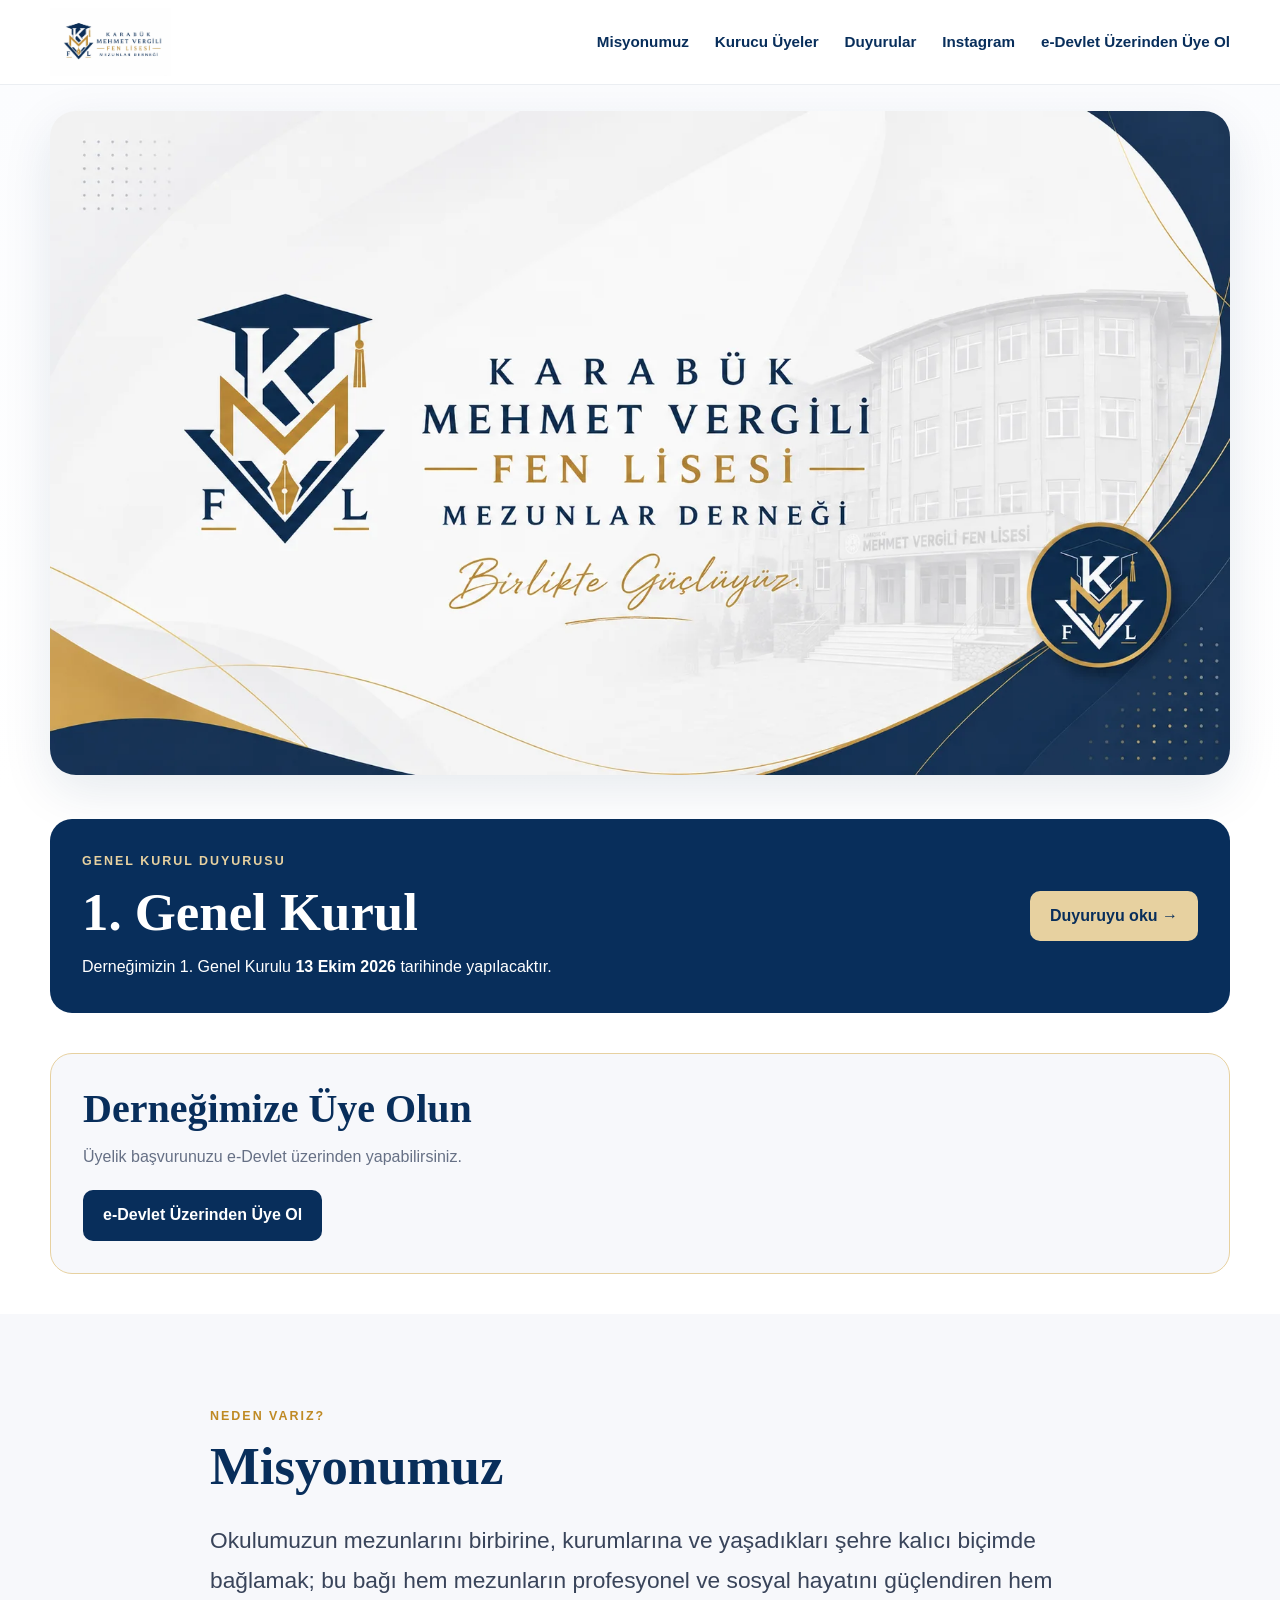
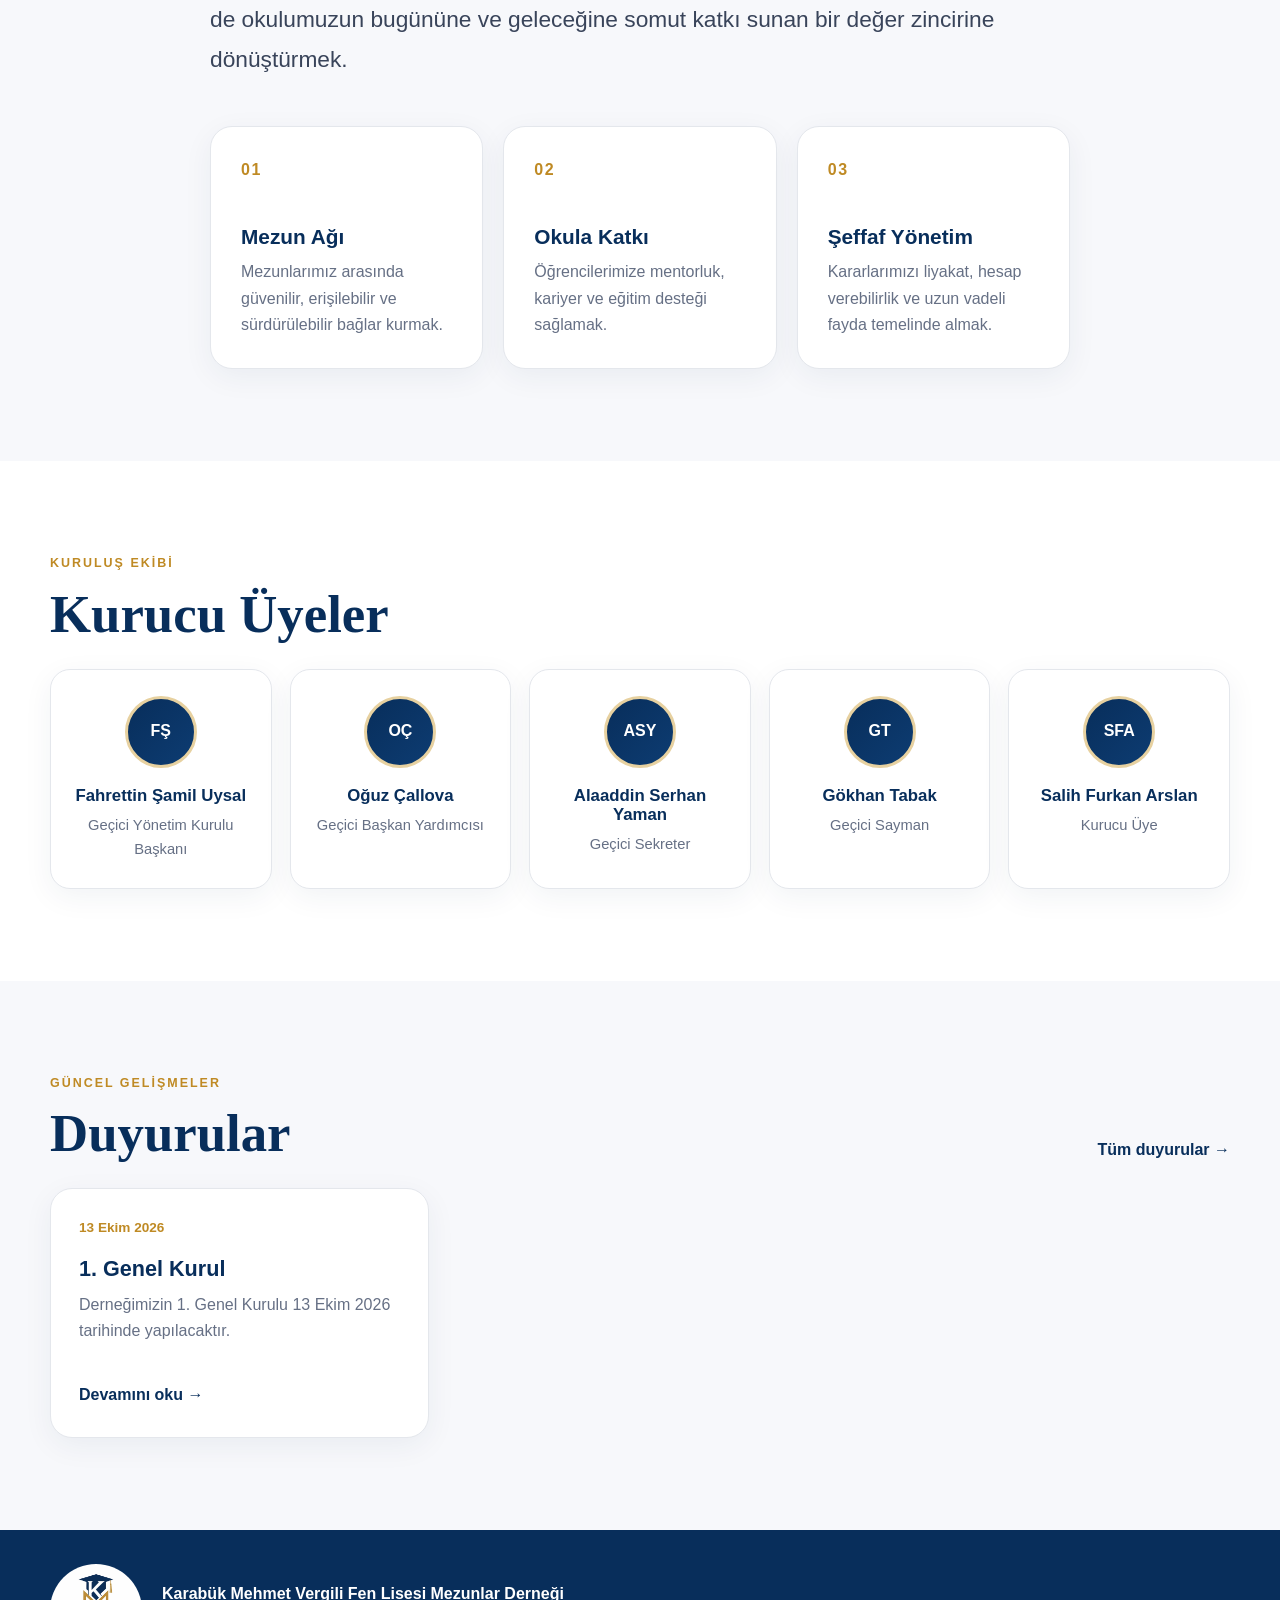
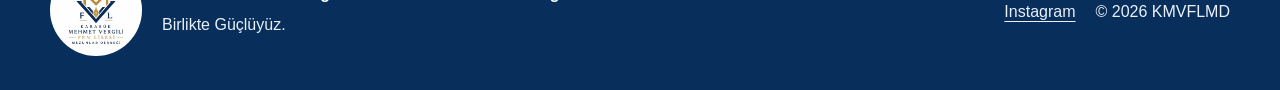
<file: public/index.html>
<!doctype html>
<html lang="tr">
<head>
  <meta charset="utf-8">
  <meta name="viewport" content="width=device-width, initial-scale=1">
  <meta name="description" content="Karabük Mehmet Vergili Fen Lisesi Mezunlar Derneği resmi internet sitesi.">
  <meta name="theme-color" content="#082e5b">
  <title>KMVFLMD | Karabük Mehmet Vergili Fen Lisesi Mezunlar Derneği</title>
  <link rel="icon" href="assets/images/logo-kare.webp" type="image/webp">
  <link rel="stylesheet" href="assets/css/style.css?v=3">
  <script src="assets/js/app.js" defer></script>
</head>
<body>
  <a class="skip-link" href="#icerik">İçeriğe geç</a>

  <header class="site-header" id="anasayfa">
    <div class="container header-inner">
      <a class="brand" href="#anasayfa" aria-label="KMVFLMD ana sayfa">
        <img src="assets/images/logo-yatay.webp" alt="Karabük Mehmet Vergili Fen Lisesi Mezunlar Derneği" width="420" height="236">
      </a>
      <button class="menu-toggle" type="button" aria-expanded="false" aria-controls="main-menu">Menü</button>
      <nav id="main-menu" class="main-nav" aria-label="Ana menü">
        <a href="#misyon">Misyonumuz</a>
        <a href="#kurucular">Kurucu Üyeler</a>
        <a href="#duyurular">Duyurular</a>
        <a href="https://www.instagram.com/kmvfl_mezunlar_dernegi?stkn=ZzRjZWhxMWczZGdn" target="_blank" rel="noopener noreferrer">Instagram</a>
        <a href="https://www.turkiye.gov.tr/icisleri-dernek-uyelik-basvurusu" target="_blank" rel="noopener noreferrer">e-Devlet Üzerinden Üye Ol</a>
      </nav>
    </div>
  </header>

  <main id="icerik">
    <section class="hero" aria-labelledby="hero-title">
      <div class="container">
        <h1 id="hero-title" class="sr-only">Karabük Mehmet Vergili Fen Lisesi Mezunlar Derneği</h1>
        <picture>
          <source srcset="assets/images/kapak.webp" type="image/webp">
          <img src="assets/images/kapak.webp" alt="Karabük Mehmet Vergili Fen Lisesi Mezunlar Derneği — Birlikte Güçlüyüz" width="1672" height="941" fetchpriority="high">
        </picture>
      </div>
    </section>

    <section class="assembly-banner" aria-labelledby="assembly-title">
      <div class="container assembly-inner">
        <div>
          <p class="eyebrow">Genel Kurul Duyurusu</p>
          <h2 id="assembly-title">1. Genel Kurul</h2>
          <p>Derneğimizin 1. Genel Kurulu <time datetime="2026-10-13">13 Ekim 2026</time> tarihinde yapılacaktır.</p>
        </div>
        <a class="assembly-link" href="duyuru.html?slug=1-genel-kurul">Duyuruyu oku →</a>
      </div>
    </section>

    <section class="membership" aria-labelledby="membership-title">
      <div class="container membership-inner">
        <h2 id="membership-title">Derneğimize Üye Olun</h2>
        <p>Üyelik başvurunuzu e-Devlet üzerinden yapabilirsiniz.</p>
        <a class="membership-link" href="https://www.turkiye.gov.tr/icisleri-dernek-uyelik-basvurusu" target="_blank" rel="noopener noreferrer">e-Devlet Üzerinden Üye Ol</a>
      </div>
    </section>

    <section class="section mission" id="misyon">
      <div class="container narrow">
        <p class="eyebrow">Neden varız?</p>
        <h2>Misyonumuz</h2>
        <p class="lead">Okulumuzun mezunlarını birbirine, kurumlarına ve yaşadıkları şehre kalıcı biçimde bağlamak; bu bağı hem mezunların profesyonel ve sosyal hayatını güçlendiren hem de okulumuzun bugününe ve geleceğine somut katkı sunan bir değer zincirine dönüştürmek.</p>

        <div class="mission-grid">
          <article>
            <span aria-hidden="true">01</span>
            <h3>Mezun Ağı</h3>
            <p>Mezunlarımız arasında güvenilir, erişilebilir ve sürdürülebilir bağlar kurmak.</p>
          </article>
          <article>
            <span aria-hidden="true">02</span>
            <h3>Okula Katkı</h3>
            <p>Öğrencilerimize mentorluk, kariyer ve eğitim desteği sağlamak.</p>
          </article>
          <article>
            <span aria-hidden="true">03</span>
            <h3>Şeffaf Yönetim</h3>
            <p>Kararlarımızı liyakat, hesap verebilirlik ve uzun vadeli fayda temelinde almak.</p>
          </article>
        </div>
      </div>
    </section>

    <section class="section founders" id="kurucular">
      <div class="container">
        <p class="eyebrow">Kuruluş ekibi</p>
        <h2>Kurucu Üyeler</h2>
        <div class="founder-grid">
          <article class="person-card">
            <div class="avatar" aria-hidden="true">FŞ</div>
            <h3>Fahrettin Şamil Uysal</h3>
            <p>Geçici Yönetim Kurulu Başkanı</p>
          </article>
          <article class="person-card">
            <div class="avatar" aria-hidden="true">OÇ</div>
            <h3>Oğuz Çallova</h3>
            <p>Geçici Başkan Yardımcısı</p>
          </article>
          <article class="person-card">
            <div class="avatar" aria-hidden="true">ASY</div>
            <h3>Alaaddin Serhan Yaman</h3>
            <p>Geçici Sekreter</p>
          </article>
          <article class="person-card">
            <div class="avatar" aria-hidden="true">GT</div>
            <h3>Gökhan Tabak</h3>
            <p>Geçici Sayman</p>
          </article>
          <article class="person-card">
            <div class="avatar" aria-hidden="true">SFA</div>
            <h3>Salih Furkan Arslan</h3>
            <p>Kurucu Üye</p>
          </article>
        </div>
      </div>
    </section>

    <section class="section announcements" id="duyurular">
      <div class="container">
        <div class="section-heading-row">
          <div>
            <p class="eyebrow">Güncel gelişmeler</p>
            <h2>Duyurular</h2>
          </div>
          <a class="text-link" href="duyurular.html">Tüm duyurular →</a>
        </div>
        <div id="announcement-list" class="announcement-grid" aria-live="polite">
          <p class="loading">Duyurular yükleniyor…</p>
        </div>
      </div>
    </section>
  </main>

  <footer class="site-footer">
    <div class="container footer-inner">
      <img src="assets/images/logo-kare.webp" alt="KMVFLMD amblemi" width="92" height="92" loading="lazy">
      <div>
        <strong>Karabük Mehmet Vergili Fen Lisesi Mezunlar Derneği</strong>
        <p>Birlikte Güçlüyüz.</p>
      </div>
      <p class="footer-social"><a href="https://www.instagram.com/kmvfl_mezunlar_dernegi?stkn=ZzRjZWhxMWczZGdn" target="_blank" rel="noopener noreferrer">Instagram</a></p>
      <p class="copyright">© <span data-current-year></span> KMVFLMD</p>
    </div>
  </footer>
</body>
</html>
</file>
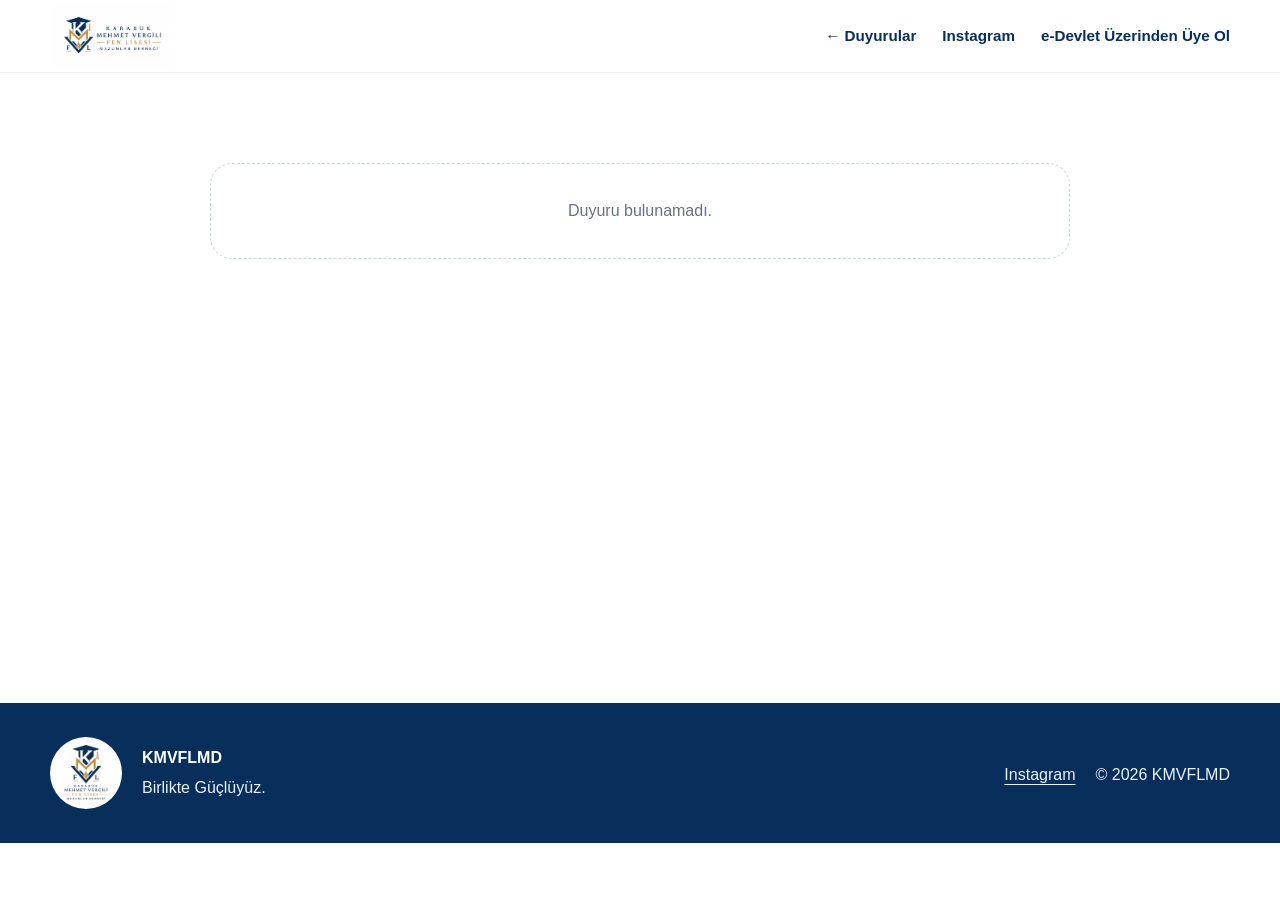
<file: public/duyuru.html>
<!doctype html>
<html lang="tr">
<head>
  <meta charset="utf-8">
  <meta name="viewport" content="width=device-width, initial-scale=1">
  <meta name="description" content="KMVFLMD duyuru detayı.">
  <title>Duyuru | KMVFLMD</title>
  <link rel="icon" href="assets/images/logo-kare.webp" type="image/webp">
  <link rel="stylesheet" href="assets/css/style.css?v=3">
  <script src="assets/js/app.js" defer></script>
</head>
<body>
  <header class="site-header compact">
    <div class="container header-inner">
      <a class="brand" href="index.html" aria-label="Ana sayfa">
        <img src="assets/images/logo-yatay.webp" alt="KMVFLMD" width="360" height="203">
      </a>
      <button class="menu-toggle" type="button" aria-expanded="false" aria-controls="main-menu">Menü</button>
      <nav id="main-menu" class="main-nav" aria-label="Ana menü">
        <a href="duyurular.html">← Duyurular</a>
        <a href="https://www.instagram.com/kmvfl_mezunlar_dernegi?stkn=ZzRjZWhxMWczZGdn" target="_blank" rel="noopener noreferrer">Instagram</a>
        <a href="https://www.turkiye.gov.tr/icisleri-dernek-uyelik-basvurusu" target="_blank" rel="noopener noreferrer">e-Devlet Üzerinden Üye Ol</a>
      </nav>
    </div>
  </header>
  <main class="page-main">
    <article id="announcement-detail" class="announcement-detail container narrow">
      <p class="loading">Duyuru yükleniyor…</p>
    </article>
  </main>
  <footer class="site-footer">
    <div class="container footer-inner">
      <img src="assets/images/logo-kare.webp" alt="KMVFLMD amblemi" width="72" height="72">
      <div><strong>KMVFLMD</strong><p>Birlikte Güçlüyüz.</p></div>
      <p class="footer-social"><a href="https://www.instagram.com/kmvfl_mezunlar_dernegi?stkn=ZzRjZWhxMWczZGdn" target="_blank" rel="noopener noreferrer">Instagram</a></p>
      <p class="copyright">© <span data-current-year></span> KMVFLMD</p>
    </div>
  </footer>
</body>
</html>
</file>
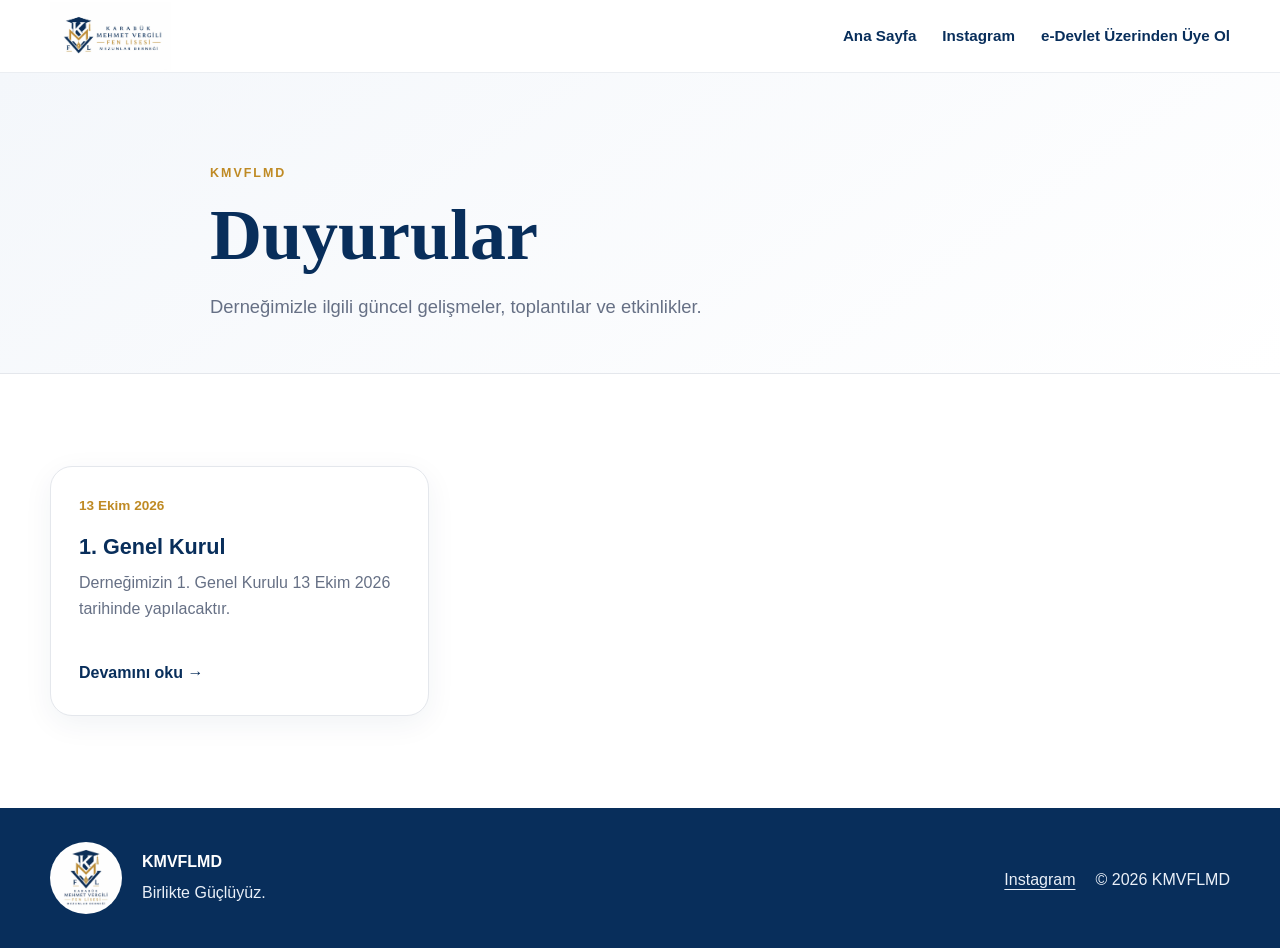
<file: public/duyurular.html>
<!doctype html>
<html lang="tr">
<head>
  <meta charset="utf-8">
  <meta name="viewport" content="width=device-width, initial-scale=1">
  <meta name="description" content="Karabük Mehmet Vergili Fen Lisesi Mezunlar Derneği duyuruları.">
  <title>Duyurular | KMVFLMD</title>
  <link rel="icon" href="assets/images/logo-kare.webp" type="image/webp">
  <link rel="stylesheet" href="assets/css/style.css?v=3">
  <script src="assets/js/app.js" defer></script>
</head>
<body>
  <header class="site-header compact">
    <div class="container header-inner">
      <a class="brand" href="index.html" aria-label="Ana sayfa">
        <img src="assets/images/logo-yatay.webp" alt="KMVFLMD" width="360" height="203">
      </a>
      <button class="menu-toggle" type="button" aria-expanded="false" aria-controls="main-menu">Menü</button>
      <nav id="main-menu" class="main-nav" aria-label="Sayfa menüsü">
        <a href="index.html">Ana Sayfa</a>
        <a href="https://www.instagram.com/kmvfl_mezunlar_dernegi?stkn=ZzRjZWhxMWczZGdn" target="_blank" rel="noopener noreferrer">Instagram</a>
        <a href="https://www.turkiye.gov.tr/icisleri-dernek-uyelik-basvurusu" target="_blank" rel="noopener noreferrer">e-Devlet Üzerinden Üye Ol</a>
      </nav>
    </div>
  </header>
  <main class="page-main">
    <section class="page-hero">
      <div class="container narrow">
        <p class="eyebrow">KMVFLMD</p>
        <h1>Duyurular</h1>
        <p>Derneğimizle ilgili güncel gelişmeler, toplantılar ve etkinlikler.</p>
      </div>
    </section>
    <section class="section">
      <div class="container">
        <div id="all-announcements" class="announcement-grid" aria-live="polite">
          <p class="loading">Duyurular yükleniyor…</p>
        </div>
      </div>
    </section>
  </main>
  <footer class="site-footer">
    <div class="container footer-inner">
      <img src="assets/images/logo-kare.webp" alt="KMVFLMD amblemi" width="72" height="72">
      <div><strong>KMVFLMD</strong><p>Birlikte Güçlüyüz.</p></div>
      <p class="footer-social"><a href="https://www.instagram.com/kmvfl_mezunlar_dernegi?stkn=ZzRjZWhxMWczZGdn" target="_blank" rel="noopener noreferrer">Instagram</a></p>
      <p class="copyright">© <span data-current-year></span> KMVFLMD</p>
    </div>
  </footer>
</body>
</html>
</file>
<file: public/assets/css/style.css>
:root {
  --navy: #082e5b;
  --navy-2: #0d3c72;
  --gold: #bf8a24;
  --gold-soft: #e7d1a0;
  --ink: #172033;
  --muted: #667085;
  --surface: #f7f8fb;
  --line: #e4e7ec;
  --white: #fff;
  --shadow: 0 16px 50px rgba(8, 46, 91, .10);
  --radius: 22px;
  --container: 1180px;
}

* { box-sizing: border-box; }
html { scroll-behavior: smooth; }
body {
  margin: 0;
  color: var(--ink);
  background: var(--white);
  font-family: -apple-system, BlinkMacSystemFont, "Segoe UI", Roboto, Helvetica, Arial, sans-serif;
  line-height: 1.65;
}
img { display: block; max-width: 100%; height: auto; }
a { color: inherit; }
button, input, textarea { font: inherit; }
.container { width: min(calc(100% - 40px), var(--container)); margin-inline: auto; }
.narrow { max-width: 860px; }
.sr-only {
  position: absolute; width: 1px; height: 1px; padding: 0; margin: -1px;
  overflow: hidden; clip: rect(0,0,0,0); white-space: nowrap; border: 0;
}
.skip-link { position: absolute; left: 16px; top: -80px; z-index: 999; background: var(--navy); color: #fff; padding: 10px 14px; border-radius: 8px; }
.skip-link:focus { top: 16px; }

.site-header {
  position: sticky; top: 0; z-index: 20;
  background: rgba(255,255,255,.94);
  backdrop-filter: blur(14px);
  border-bottom: 1px solid rgba(8,46,91,.08);
}
.header-inner { min-height: 84px; display: flex; align-items: center; justify-content: space-between; gap: 24px; }
.brand { display: block; width: min(390px, 58vw); }
.brand img { width: 100%; max-height: 68px; object-fit: contain; object-position: left center; }
.main-nav { display: flex; gap: 26px; align-items: center; }
.main-nav a { text-decoration: none; color: var(--navy); font-weight: 700; font-size: .95rem; }
.main-nav a:hover, .main-nav a:focus-visible { color: var(--gold); }
.menu-toggle { display: none; border: 1px solid var(--line); background: #fff; color: var(--navy); border-radius: 10px; padding: 9px 12px; font-weight: 700; }
.compact .header-inner { min-height: 72px; }

.hero { padding: 26px 0 16px; background: linear-gradient(180deg, #fbfcfe 0%, #fff 100%); }
.hero img { width: 100%; border-radius: 26px; box-shadow: var(--shadow); }

.section { padding: 92px 0; }
.section.mission, .section.announcements { background: var(--surface); }
.eyebrow { margin: 0 0 10px; color: var(--gold); text-transform: uppercase; letter-spacing: .16em; font-size: .78rem; font-weight: 800; }
h1, h2, h3 { color: var(--navy); line-height: 1.15; }
h1, h2 { font-family: Georgia, "Times New Roman", serif; }
h2 { margin: 0 0 24px; font-size: clamp(2rem, 5vw, 3.3rem); }
.lead { margin: 0; color: #39445a; font-size: clamp(1.15rem, 2vw, 1.42rem); line-height: 1.75; }

.mission-grid { display: grid; grid-template-columns: repeat(3, 1fr); gap: 20px; margin-top: 46px; }
.mission-grid article { position: relative; min-height: 220px; padding: 30px; background: #fff; border: 1px solid var(--line); border-radius: var(--radius); box-shadow: 0 8px 30px rgba(8,46,91,.06); }
.mission-grid span { color: var(--gold); font-weight: 800; letter-spacing: .1em; }
.mission-grid h3 { margin: 42px 0 10px; font-size: 1.3rem; }
.mission-grid p { margin: 0; color: var(--muted); }

.founder-grid { display: grid; grid-template-columns: repeat(5, 1fr); gap: 18px; }
.person-card { padding: 26px 20px; background: #fff; border: 1px solid var(--line); border-radius: 20px; text-align: center; box-shadow: 0 8px 30px rgba(8,46,91,.06); }
.avatar { width: 72px; height: 72px; margin: 0 auto 18px; display: grid; place-items: center; border-radius: 50%; background: linear-gradient(135deg, var(--navy), var(--navy-2)); color: #fff; border: 3px solid var(--gold-soft); font-weight: 800; }
.person-card h3 { margin: 0 0 8px; font-size: 1.05rem; }
.person-card p { margin: 0; color: var(--muted); font-size: .92rem; }

.section-heading-row { display: flex; align-items: end; justify-content: space-between; gap: 24px; margin-bottom: 24px; }
.section-heading-row h2 { margin-bottom: 0; }
.text-link { color: var(--navy); font-weight: 800; text-decoration: none; }
.text-link:hover { color: var(--gold); }
.announcement-grid { display: grid; grid-template-columns: repeat(3, 1fr); gap: 22px; }
.announcement-card { display: flex; flex-direction: column; min-height: 250px; padding: 28px; border-radius: var(--radius); background: #fff; border: 1px solid var(--line); box-shadow: 0 8px 30px rgba(8,46,91,.06); }
.announcement-card time { color: var(--gold); font-weight: 800; font-size: .85rem; }
.announcement-card h3 { margin: 18px 0 10px; font-size: 1.35rem; }
.announcement-card p { color: var(--muted); margin: 0 0 24px; }
.announcement-card a { margin-top: auto; color: var(--navy); font-weight: 800; text-decoration: none; }
.empty-state, .loading { grid-column: 1 / -1; padding: 34px; margin: 0; border: 1px dashed #cbd5e1; border-radius: var(--radius); color: var(--muted); text-align: center; background: #fff; }

.page-main { min-height: 70vh; }
.page-hero { padding: 90px 0 50px; background: linear-gradient(145deg, #f4f7fb, #fff); border-bottom: 1px solid var(--line); }
.page-hero h1 { margin: 0 0 16px; color: var(--navy); font-size: clamp(2.5rem, 7vw, 4.5rem); }
.page-hero p:last-child { margin: 0; color: var(--muted); font-size: 1.15rem; }
.announcement-detail { padding: 90px 0; }
.announcement-detail time { color: var(--gold); font-weight: 800; }
.announcement-detail h1 { margin: 18px 0 30px; font-size: clamp(2.1rem, 6vw, 4rem); }
.announcement-body { font-size: 1.12rem; color: #344054; }
.announcement-body p { margin: 0 0 1.25em; }

.site-footer { padding: 34px 0; color: #eaf0f8; background: var(--navy); }
.footer-inner { display: grid; grid-template-columns: auto 1fr auto auto; gap: 20px; align-items: center; }
.footer-inner img { border-radius: 50%; }
.footer-inner strong { display: block; color: #fff; }
.footer-inner p { margin: 4px 0 0; }
.copyright { white-space: nowrap; }

@media (max-width: 980px) {
  .founder-grid { grid-template-columns: repeat(3, 1fr); }
  .mission-grid, .announcement-grid { grid-template-columns: 1fr 1fr; }
}

@media (max-width: 720px) {
  .container { width: min(calc(100% - 28px), var(--container)); }
  .header-inner { min-height: 70px; }
  .brand { width: min(260px, 68vw); }
  .menu-toggle { display: inline-block; }
  .main-nav { display: none; position: absolute; left: 14px; right: 14px; top: 72px; flex-direction: column; align-items: stretch; padding: 12px; border-radius: 14px; background: #fff; box-shadow: var(--shadow); border: 1px solid var(--line); }
  .main-nav.open, .main-nav.visible { display: flex; }
  .main-nav a { padding: 10px; }
  .hero { padding-top: 14px; }
  .hero img { border-radius: 16px; }
  .section { padding: 68px 0; }
  .mission-grid, .founder-grid, .announcement-grid { grid-template-columns: 1fr; }
  .section-heading-row { align-items: start; flex-direction: column; }
  .footer-inner { grid-template-columns: auto 1fr; }
  .copyright { grid-column: 1 / -1; }
}

@media (prefers-reduced-motion: reduce) {
  html { scroll-behavior: auto; }
}

.assembly-banner { padding: 28px 0; }
.assembly-inner { display: flex; align-items: center; justify-content: space-between; gap: 24px; padding: 32px; background: var(--navy); border-radius: var(--radius); color: #fff; }
.assembly-inner .eyebrow { color: var(--gold-soft); }
.assembly-inner h2 { color: #fff; margin-bottom: 12px; }
.assembly-inner p:last-child { margin: 0; }
.assembly-inner time { font-weight: 800; }
.assembly-link { flex-shrink: 0; padding: 12px 20px; background: var(--gold-soft); color: var(--navy); border-radius: 10px; font-weight: 800; text-decoration: none; }
.assembly-link:hover { background: #fff; }
.footer-social a { text-underline-offset: 4px; }
@media (max-width: 980px) {
  .assembly-inner { flex-direction: column; align-items: flex-start; padding: 24px; }
  .footer-social { grid-column: 1 / -1; }
}

@media (min-width: 721px) and (max-width: 980px) {
  .header-inner { gap: 16px; }
  .brand { width: 240px; }
  .main-nav { gap: 16px; }
}

.membership { padding: 12px 0 40px; }
.membership-inner { padding: 32px; border: 1px solid var(--gold-soft); border-radius: var(--radius); background: var(--surface); }
.membership-inner h2 { font-size: clamp(1.8rem, 4vw, 2.5rem); margin-bottom: 12px; }
.membership-inner p { margin: 0 0 20px; color: var(--muted); }
.membership-link { display: inline-block; padding: 12px 20px; border-radius: 10px; background: var(--navy); color: #fff; font-weight: 800; text-decoration: none; }
.membership-link:hover { background: var(--navy-2); }
@media (max-width: 1100px) {
  .menu-toggle { display: inline-block; }
  .main-nav { display: none; position: absolute; left: 14px; right: 14px; top: 100%; flex-direction: column; align-items: stretch; padding: 12px; border-radius: 14px; background: #fff; box-shadow: var(--shadow); border: 1px solid var(--line); }
  .main-nav.open { display: flex; }
  .main-nav a { padding: 10px; }
}
@media (max-width: 720px) {
  .membership-inner { padding: 24px; }
}
</file>
